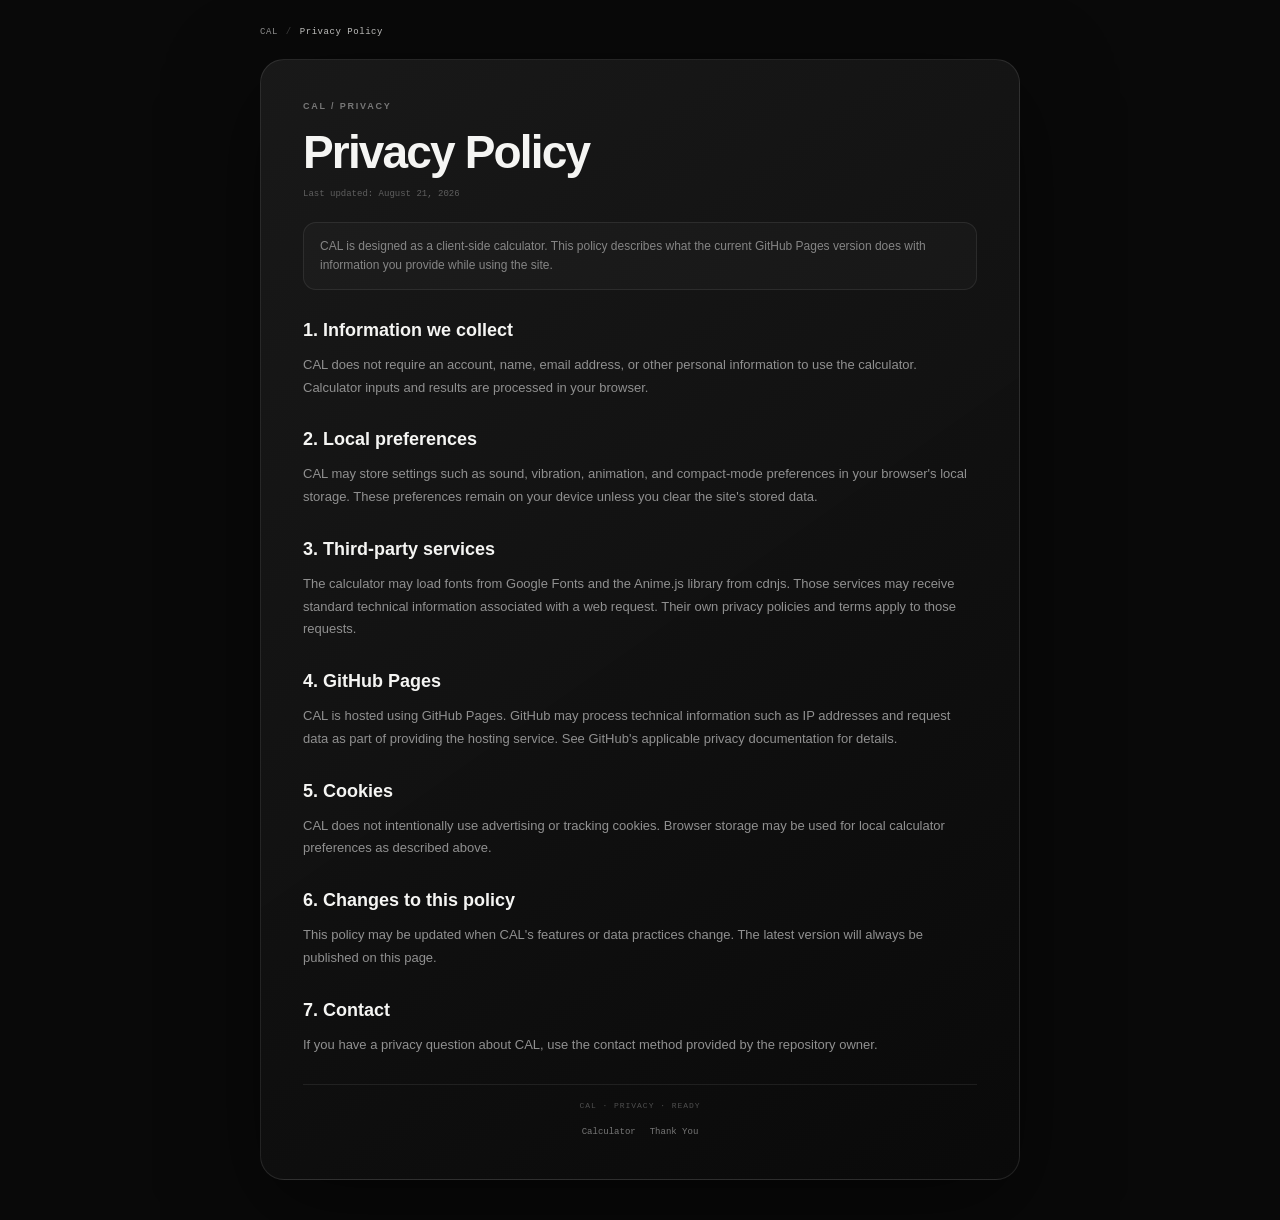
<file: privacy.html>
<!doctype html>
<html lang="en">
<head>
<meta charset="utf-8">
<meta name="viewport" content="width=device-width,initial-scale=1,viewport-fit=cover">
<meta name="theme-color" content="#090909">
<meta name="description" content="Privacy Policy for CAL Calculator.">
<title>Privacy Policy | CAL Calculator</title>
<style>
*{box-sizing:border-box}html,body{margin:0;background:#090909;color:#f5f5f3;font-family:Inter,-apple-system,BlinkMacSystemFont,"Segoe UI",sans-serif}body{min-height:100dvh;padding:24px 14px 40px}.page{width:min(760px,100%);margin:auto}.breadcrumbs{display:flex;gap:8px;align-items:center;margin:4px 0 22px;font:500 9px/1 "DM Mono",monospace;letter-spacing:.06em;color:#626262}.breadcrumbs a{color:#929292;text-decoration:none}.breadcrumbs a:hover{color:#f5f5f3}.sep{color:#3f3f3f}.current{color:#c9c9c7}.card{border:1px solid rgba(255,255,255,.1);border-radius:24px;padding:clamp(24px,5vw,42px);background:linear-gradient(145deg,rgba(29,29,29,.82),rgba(10,10,10,.96));box-shadow:0 28px 90px rgba(0,0,0,.5);animation:enter .65s cubic-bezier(.22,1,.36,1) both}.kicker{color:#777;font:600 9px/1 Inter,sans-serif;letter-spacing:.2em;text-transform:uppercase}h1{margin:14px 0 8px;font-size:clamp(30px,7vw,46px);letter-spacing:-.04em}h2{margin:30px 0 9px;font-size:18px}p,li{color:#909090;font-size:13px;line-height:1.75}ul{padding-left:20px}.updated{color:#5f5f5f;font:9px/1.5 "DM Mono",monospace}.notice{margin:20px 0;padding:14px 16px;border:1px solid rgba(255,255,255,.08);border-radius:13px;background:rgba(255,255,255,.025);color:#858585;font-size:12px;line-height:1.6}footer{margin-top:28px;padding-top:15px;border-top:1px solid rgba(255,255,255,.08);color:#4f4f4f;text-align:center;font:8px/1.4 "DM Mono",monospace;letter-spacing:.12em}.page-links{display:flex;justify-content:center;gap:14px;flex-wrap:wrap;margin-top:16px;font:500 9px/1 "DM Mono",monospace}.page-links a{color:#777;text-decoration:none}.page-links a:hover{color:#f5f5f3}a:focus-visible{outline:2px solid #fff;outline-offset:3px}@keyframes enter{from{opacity:0;transform:translateY(14px) scale(.985)}to{opacity:1;transform:none}}@media(max-width:420px){.page-links{gap:10px}.card{border-radius:20px}}@media(prefers-reduced-motion:reduce){.card{animation:none}}
</style>
</head>
<body><main class="page"><nav class="breadcrumbs" aria-label="Breadcrumb"><a href="./">CAL</a><span class="sep" aria-hidden="true">/</span><span class="current" aria-current="page">Privacy Policy</span></nav><article class="card"><div class="kicker">CAL / PRIVACY</div><h1>Privacy Policy</h1><p class="updated">Last updated: August 21, 2026</p><div class="notice">CAL is designed as a client-side calculator. This policy describes what the current GitHub Pages version does with information you provide while using the site.</div><h2>1. Information we collect</h2><p>CAL does not require an account, name, email address, or other personal information to use the calculator. Calculator inputs and results are processed in your browser.</p><h2>2. Local preferences</h2><p>CAL may store settings such as sound, vibration, animation, and compact-mode preferences in your browser's local storage. These preferences remain on your device unless you clear the site's stored data.</p><h2>3. Third-party services</h2><p>The calculator may load fonts from Google Fonts and the Anime.js library from cdnjs. Those services may receive standard technical information associated with a web request. Their own privacy policies and terms apply to those requests.</p><h2>4. GitHub Pages</h2><p>CAL is hosted using GitHub Pages. GitHub may process technical information such as IP addresses and request data as part of providing the hosting service. See GitHub's applicable privacy documentation for details.</p><h2>5. Cookies</h2><p>CAL does not intentionally use advertising or tracking cookies. Browser storage may be used for local calculator preferences as described above.</p><h2>6. Changes to this policy</h2><p>This policy may be updated when CAL's features or data practices change. The latest version will always be published on this page.</p><h2>7. Contact</h2><p>If you have a privacy question about CAL, use the contact method provided by the repository owner.</p><footer>CAL · PRIVACY · READY</footer><nav class="page-links" aria-label="Page links"><a href="./">Calculator</a><a href="./thank-you.html">Thank You</a></nav></article></main></body></html>
</file>
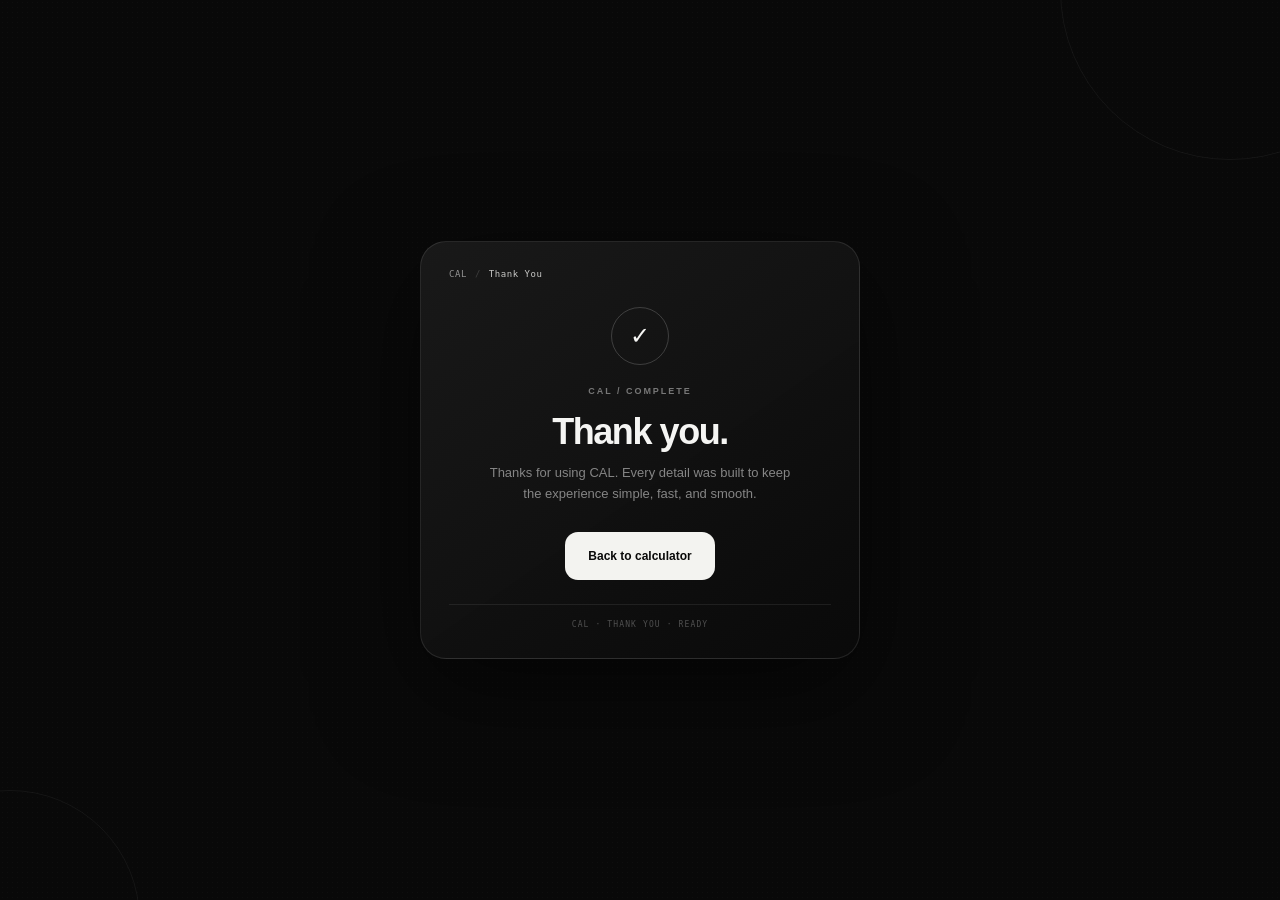
<file: thank-you.html>
<!doctype html>
<html lang="en">
<head>
<meta charset="utf-8">
<meta name="viewport" content="width=device-width,initial-scale=1,viewport-fit=cover">
<meta name="theme-color" content="#090909">
<title>Thank You for Using CAL | Calculator</title>
<style>
*{box-sizing:border-box}html,body{margin:0;min-height:100%;background:#090909;color:#f5f5f3;font-family:Inter,-apple-system,BlinkMacSystemFont,"Segoe UI",sans-serif}body{min-height:100dvh;display:grid;place-items:center;overflow:hidden}body:before{content:"";position:fixed;inset:0;pointer-events:none;opacity:.2;background-image:radial-gradient(rgba(255,255,255,.13) .6px,transparent .6px);background-size:5px 5px}.orb{position:fixed;border:1px solid rgba(255,255,255,.05);border-radius:50%;animation:float 8s ease-in-out infinite}.orb.a{width:340px;height:340px;top:-180px;right:-120px}.orb.b{width:260px;height:260px;bottom:-150px;left:-120px;animation-delay:-3s}main{position:relative;width:min(440px,calc(100% - 28px));padding:28px;text-align:center;border:1px solid rgba(255,255,255,.1);border-radius:26px;background:linear-gradient(145deg,rgba(29,29,29,.82),rgba(10,10,10,.95));box-shadow:0 30px 100px rgba(0,0,0,.55);animation:enter .75s cubic-bezier(.22,1,.36,1) both}.breadcrumbs{display:flex;align-items:center;justify-content:flex-start;gap:8px;margin-bottom:28px;white-space:nowrap;overflow:hidden;text-align:left;font:500 9px/1 "DM Mono",monospace;letter-spacing:.06em;color:#626262}.breadcrumbs a{display:inline;color:#929292;text-decoration:none;transition:color .2s ease}.breadcrumbs a:hover{color:#f5f5f3}.breadcrumbs .sep{color:#3f3f3f}.breadcrumbs [aria-current="page"]{color:#c9c9c7;overflow:hidden;text-overflow:ellipsis}.mark{width:58px;height:58px;margin:0 auto 22px;display:grid;place-items:center;border:1px solid rgba(255,255,255,.18);border-radius:50%;font-size:24px;animation:pop .7s .2s cubic-bezier(.22,1,.36,1) both}.kicker{font:600 9px/1 Inter,sans-serif;letter-spacing:.22em;color:#777;text-transform:uppercase}h1{margin:15px 0 9px;font-size:clamp(27px,8vw,36px);letter-spacing:-.04em}p{margin:0 auto 27px;max-width:310px;color:#858585;font-size:13px;line-height:1.65}main .back-button{display:inline-flex;min-height:48px;align-items:center;justify-content:center;padding:0 23px;border-radius:13px;background:#f3f3f0;color:#090909;text-decoration:none;font-size:12px;font-weight:700;transition:transform .3s cubic-bezier(.22,1,.36,1),box-shadow .3s ease}.back-button:hover{transform:translateY(-3px);box-shadow:0 14px 30px rgba(255,255,255,.12)}.back-button:active{transform:scale(.97)}.back-button:focus-visible,.breadcrumbs a:focus-visible{outline:2px solid #fff;outline-offset:3px}footer{margin-top:24px;padding-top:14px;border-top:1px solid rgba(255,255,255,.08);font:8px/1.4 "DM Mono",monospace;letter-spacing:.14em;color:#4f4f4f}@keyframes enter{from{opacity:0;transform:translateY(18px) scale(.97)}to{opacity:1;transform:none}}@keyframes pop{from{opacity:0;transform:scale(.55) rotate(-12deg)}to{opacity:1;transform:none}}@keyframes float{0%,100%{transform:translate3d(0,0,0)}50%{transform:translate3d(0,14px,0)}}@media(prefers-reduced-motion:reduce){main,.mark,.orb{animation:none}.back-button,.breadcrumbs a{transition:none}}@media(max-width:380px){main{padding:22px 20px;border-radius:22px}.breadcrumbs{margin-bottom:22px;font-size:8px}}
</style>
</head>
<body><div class="orb a" aria-hidden="true"></div><div class="orb b" aria-hidden="true"></div><main><nav class="breadcrumbs" aria-label="Breadcrumb"><a href="./">CAL</a><span class="sep" aria-hidden="true">/</span><span aria-current="page">Thank You</span></nav><div class="mark" aria-hidden="true">✓</div><div class="kicker">CAL / COMPLETE</div><h1>Thank you.</h1><p>Thanks for using CAL. Every detail was built to keep the experience simple, fast, and smooth.</p><a class="back-button" href="./">Back to calculator</a><footer>CAL · THANK YOU · READY</footer></main></body>
</html>
</file>
